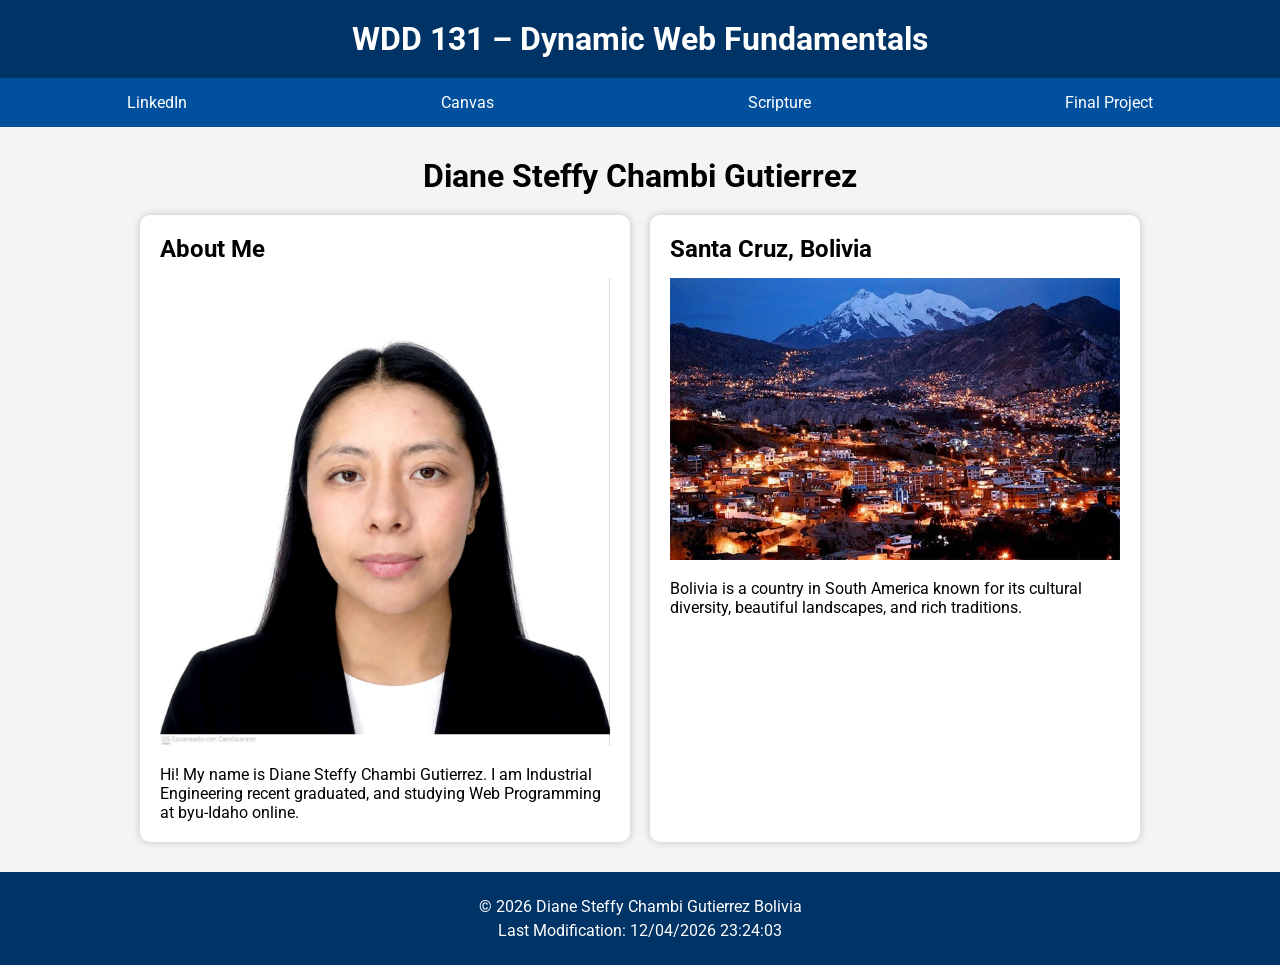
<file: index.html>
<!DOCTYPE html>
<html lang="en">
<head>
    <meta charset="UTF-8">
    <meta name="viewport" content="width=device-width, initial-scale=1.0">

    <title>WDD131 - Dynamic Web fundamentals - Diane Steffy Chambi Gutierrez</title>

    <meta name="description" content="WDD 131 – Dynamic Web Fundamentals. Diane Steffy Chambi Gutierrez. personal webpage.">

    <meta name="author" content="Diane Steffy Chambi Gutierrez">

    <link rel="preconnect" href="https://fonts.googleapis.com">
    
    <link rel="preconnect" href="https://fonts.gstatic.com" crossorigin>

    <link href="https://fonts.googleapis.com/css2?family=Roboto:wght@400;700&display=swap" rel="stylesheet">

    <link rel="stylesheet" href="styles/base.css">

    <script src="scripts/getdates.js" defer></script>
</head>
<body>
    <header>

        <span id="course-title">
            WDD 131 – Dynamic Web Fundamentals
        </span>

        <nav>

            <a href="https://www.linkedin.com/in/steffy-chambi-b646aa1b9/" target="_blank">
                LinkedIn
            </a>

            <a href="https://byupw.instructure.com/" target="_blank">
                Canvas
            </a>

            <a href="https://www.churchofjesuschrist.org/study/scriptures/dc-testament/dc/6?lang=spa&id=p36#p36" target="_blank">
                Scripture
            </a>

            <a href="#">
                Final Project
            </a>

        </nav>

    </header>

    <main>

        <h1>Diane Steffy Chambi Gutierrez</h1>

        <section class="card">

            <h2>About Me</h2>

            <img src="images/profile.jpg" alt="My profile photo">

            <p>
            Hi! My name is Diane Steffy Chambi Gutierrez.
            I am Industrial Engineering recent graduated, and studying Web Programming at byu-Idaho online.
            </p>

        </section>

        <section class="card">

            <h2>Santa Cruz, Bolivia</h2>

            <img src="images/bolivia.jpg" alt="Bolivia">

            <p>
            Bolivia is a country in South America known for its cultural diversity,
            beautiful landscapes, and rich traditions.
            </p>

        </section>

    </main>

    <footer>

        <p>
            ©
            <span id="currentyear"></span>
            Diane Steffy Chambi Gutierrez
            Bolivia
        </p>

        <p id="lastModified"></p>

    </footer>
</body>
</html>
</file>
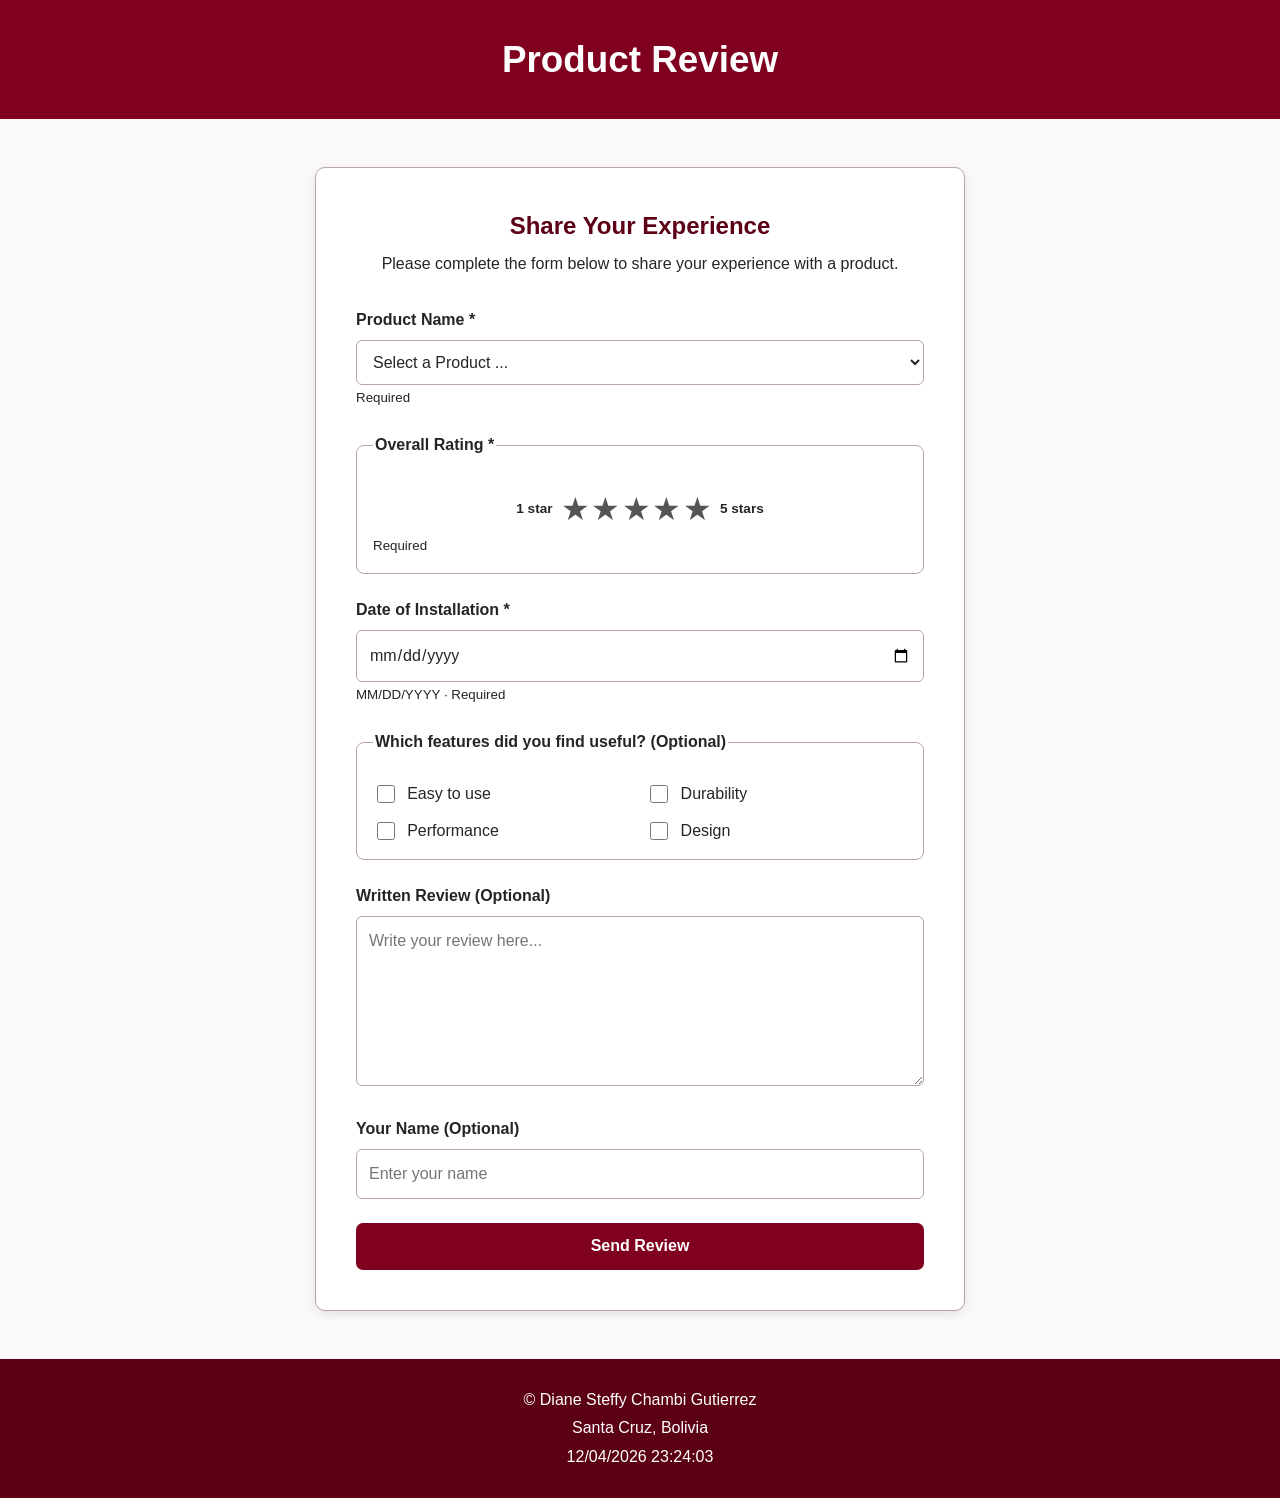
<file: form.html>
<!DOCTYPE html>
<html lang="en">
<head>
    <meta charset="UTF-8">
    <meta name="viewport" content="width=device-width, initial-scale=1.0">

    <meta name="description" content="Product review form for WDD 131 week 05 Assignment">
    <meta name="author" content="Diane Steffy Chambi Gutierrez">

    <title>Product Review Form | WDD 131</title>

    <link rel="stylesheet" href="styles/form.css">
    <script src="scripts/form.js" defer></script>
</head>

<body>

    <header>
        <h1>Product Review</h1>
    </header>

    <main>
        <form action="review.html" method="get">

            <h2>Share Your Experience</h2>

            <p class="intro">
                Please complete the form below to share your experience with a product.
            </p>

            <!-- Product Name -->
            <div class="form-group">
                <label for="product">
                    Product Name <span class="required">*</span>
                </label>

                <select id="product" name="product" required>
                    <option value="" disabled selected>
                        Select a Product ...
                    </option>
                </select>
                <small>Required</small>
            </div>

            <!-- Overall Rating -->
            <fieldset class="rating">
                <legend>
                    Overall Rating <span class="required">*</span>
                </legend>

                <div class="rating-container">
                    <span class="rating-label">1 star</span>

                    <div class="star-rating">
                        <label for="rating1">
                            <input type="radio" id="rating1" name="rating" value="1" required>
                            <span>★</span>
                        </label>

                        <label for="rating2">
                            <input type="radio" id="rating2" name="rating" value="2" required>
                            <span>★</span>
                        </label>

                        <label for="rating3">
                            <input type="radio" id="rating3" name="rating" value="3" required>
                            <span>★</span>
                        </label>

                        <label for="rating4">
                            <input type="radio" id="rating4" name="rating" value="4" required>
                            <span>★</span>
                        </label>

                        <label for="rating5">
                            <input type="radio" id="rating5" name="rating" value="5" required>
                            <span>★</span>
                        </label>
                    </div>

                    <span class="rating-label">5 stars</span>
                </div>

                <small>Required</small>
            </fieldset>

            <!-- Date of Installation -->
            <div class="form-group">
                <label for="installation">
                    Date of Installation <span class="required">*</span>
                </label>

                <input
                    type="date"
                    id="installation"
                    name="installation"
                    required
                >

                <small>MM/DD/YYYY · Required</small>
            </div>

            <!-- Useful Features -->
            <fieldset>
                <legend>Which features did you find useful? <span class="optional">(Optional)</span></legend>

                <div class="checkbox-group">

                    <label for="feature1">
                        <input
                            type="checkbox"
                            id="feature1"
                            name="features"
                            value="Easy to use"
                        >
                        Easy to use
                    </label>

                    <label for="feature2">
                        <input
                            type="checkbox"
                            id="feature2"
                            name="features"
                            value="Durability"
                        >
                        Durability
                    </label>

                    <label for="feature3">
                        <input
                            type="checkbox"
                            id="feature3"
                            name="features"
                            value="Performance"
                        >
                        Performance
                    </label>

                    <label for="feature4">
                        <input
                            type="checkbox"
                            id="feature4"
                            name="features"
                            value="Design"
                        >
                        Design
                    </label>

                </div>
            </fieldset>

            <!-- Written Review -->
            <div class="form-group">
                <label for="review">
                    Written Review <span class="optional">(Optional)</span>
                </label>

                <textarea
                    id="review"
                    name="review"
                    rows="6"
                    placeholder="Write your review here..."
                ></textarea>
            </div>

            <!-- User Name -->
            <div class="form-group">
                <label for="username">
                    Your Name <span class="optional">(Optional)</span>
                </label>

                <input
                    type="text"
                    id="username"
                    name="username"
                    autocomplete="name"
                    placeholder="Enter your name"
                >
            </div>

            <!-- Submit -->
            <input
                type="submit"
                value="Send Review"
                class="submit-button"
            >

        </form>
    </main>

    <footer>
        <p>
            &copy; <span id="currentyear"></span>
            Diane Steffy Chambi Gutierrez
        </p>

        <p>
            Santa Cruz, Bolivia
        </p>

        <p id="lastModified"></p>
    </footer>

</body>
</html>
</file>
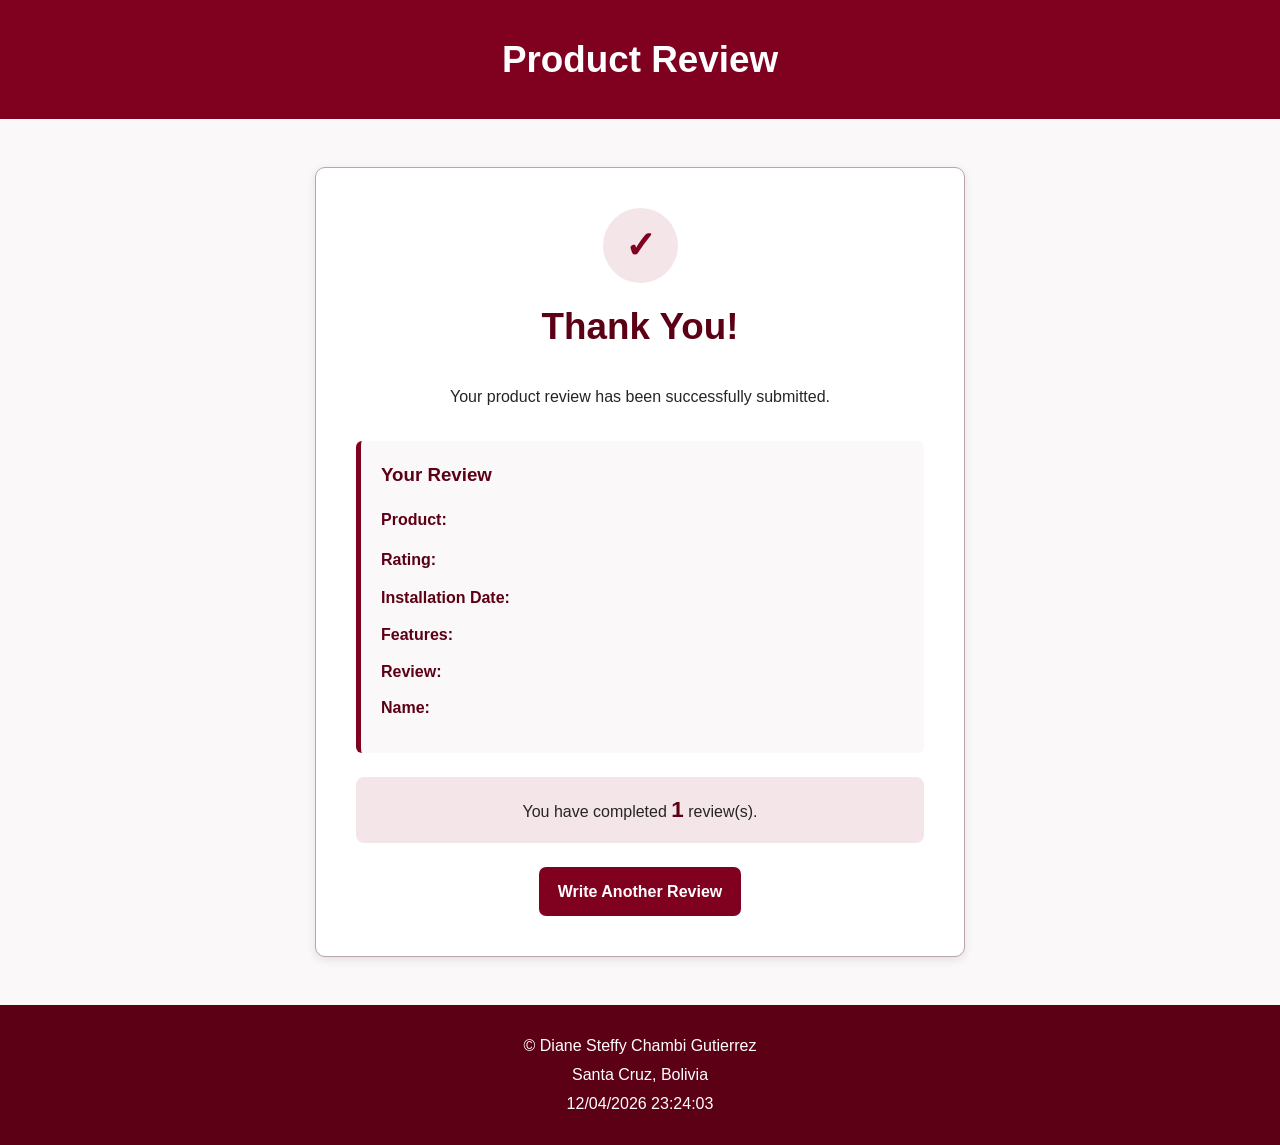
<file: review.html>
<!DOCTYPE html>
<html lang="en">
<head>
    <meta charset="UTF-8">
    <meta name="viewport" content="width=device-width, initial-scale=1.0">

    <meta name="description" content="Product review confirmation page">
    <meta name="author" content="Diane Steffy Chambi Gutierrez">

    <title>Review Submitted | WDD 131</title>

    <link rel="stylesheet" href="styles/review.css">
    <script src="scripts/form.js" defer></script>
</head>

<body>

    <header>
        <h1>Product Review</h1>
    </header>

    <main class="confirmation">

        <section class="confirmation-card">

            <div class="success-icon" aria-hidden="true">
                ✓
            </div>

            <h2>Thank You!</h2>

            <p>
                Your product review has been successfully submitted.
            </p>

            <div class="review-summary">
                <h3>Your Review</h3>

                <p>
                    <strong>Product:</strong>
                    <span id="reviewProduct"></span>
                </p>

                <p>
                    <strong>Rating:</strong>
                    <span id="reviewRating"></span>
                </p>

                <p>
                    <strong>Installation Date:</strong>
                    <span id="reviewDate"></span>
                </p>

                <p>
                    <strong>Features:</strong>
                    <span id="reviewFeatures"></span>
                </p>

                <p>
                    <strong>Review:</strong>
                    <span id="reviewText"></span>
                </p>

                <p>
                    <strong>Name:</strong>
                    <span id="reviewName"></span>
                </p>
            </div>

            <div class="counter">
                <p>
                    You have completed
                    <strong id="reviewCount">0</strong>
                    review(s).
                </p>
            </div>

            <a href="form.html" class="back-button">
                Write Another Review
            </a>

        </section>

    </main>

    <footer>
        <p>
            &copy; <span id="currentyear"></span>
            Diane Steffy Chambi Gutierrez
        </p>

        <p>
            Santa Cruz, Bolivia
        </p>

        <p id="lastModified"></p>
    </footer>

</body>
</html>
</file>
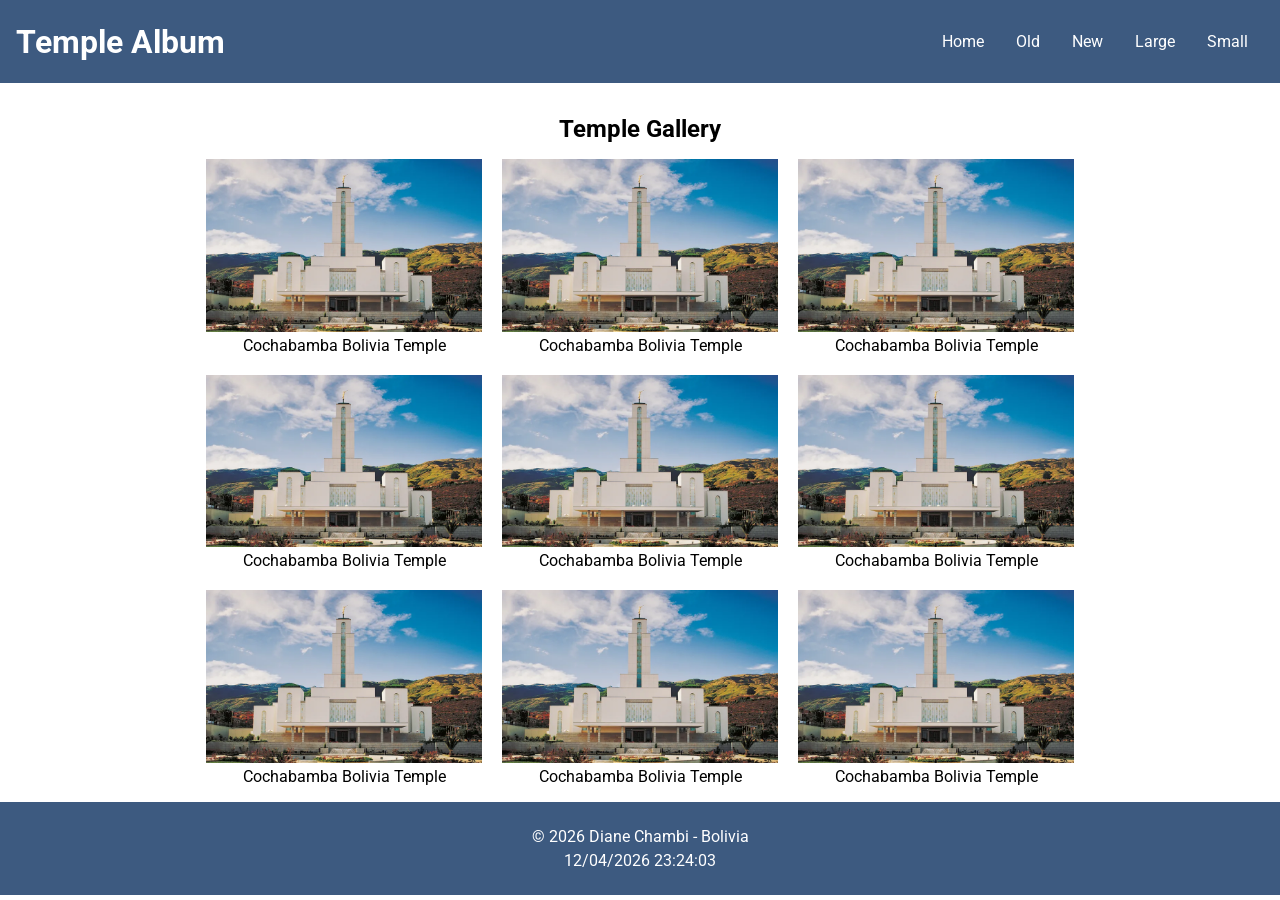
<file: temples.html>
<!DOCTYPE html>
<html lang="en">
<head>
    <meta charset="UTF-8">
    <meta name="viewport" content="width=device-width, initial-scale=1.0">
    <meta name="author" content="Diane Chambi">
    <meta name="description" content="A responsive temple album with pictures of different temples of the world">

    <title>Temple Album</title>
    <link rel="preconnect" href="https://fonts.googleapis.com">

    <link rel="preconnect" href="https://fonts.gstatic.com" crossorigin>
    <link href="https://fonts.googleapis.com/css2?family=Roboto:wght@400;700&display=swap" rel="stylesheet">

    <link rel="stylesheet" href="styles/temples.css">
    <link rel="stylesheet" href="styles/temples-large.css">

    <script src="scripts/temples.js" defer></script>
</head>

<body>
    <header>

    <h1>Temple Album</h1>

    <button id="menu" aria-label="Open navigation menu"></button>

    <nav>

        <a href="#">Home</a>
        <a href="#">Old</a>
        <a href="#">New</a>
        <a href="#">Large</a>
        <a href="#">Small</a>

    </nav>

    </header>
    <main>

        <h2>Temple Gallery</h2>

        <div class="gallery">

            <!-- TEMPLE 1 -->
            <figure>

            <img src="images/temple1.webp"
            alt="Cochabamba Bolivia Temple">

            <figcaption>Cochabamba Bolivia Temple</figcaption>

            </figure>

            <!-- TEMPLE 2 -->
            <figure>

            <img src="images/temple1.webp"
            alt="Cochabamba Bolivia Temple">

            <figcaption>Cochabamba Bolivia Temple</figcaption>

            </figure>

            <!-- TEMPLE 3 -->
            <figure>

            <img src="images/temple1.webp"
            alt="Cochabamba Bolivia Temple">

            <figcaption>Cochabamba Bolivia Temple</figcaption>

            </figure>

            <!-- TEMPLE 4 -->
            <figure>

            <img src="images/temple1.webp"
            alt="Cochabamba Bolivia Temple">

            <figcaption>Cochabamba Bolivia Temple</figcaption>

            </figure>

            <!-- TEMPLE 5 -->
            <figure>

            <img src="images/temple1.webp"
            alt="Cochabamba Bolivia Temple">

            <figcaption>Cochabamba Bolivia Temple</figcaption>

            </figure>

            <!-- TEMPLE 6 -->
            <figure>

            <img src="images/temple1.webp"
            alt="Cochabamba Bolivia Temple">

            <figcaption>Cochabamba Bolivia Temple</figcaption>

            </figure>

            <!-- TEMPLE 7 -->
            <figure>

            <img src="images/temple1.webp"
            alt="Cochabamba Bolivia Temple">

            <figcaption>Cochabamba Bolivia Temple</figcaption>

            </figure>

            <!-- TEMPLE 8 -->
            <figure>

            <img src="images/temple1.webp"
            alt="Cochabamba Bolivia Temple">

            <figcaption>Cochabamba Bolivia Temple</figcaption>

            </figure>

            <!-- TEMPLE 9 -->
            <figure>

            <img src="images/temple1.webp"
            alt="Cochabamba Bolivia Temple">

            <figcaption>Cochabamba Bolivia Temple</figcaption>

            </figure>
        </div>

    </main>
    <footer>

        <p>
        ©
        <span id="year"></span>
        Diane Chambi -
        Bolivia
        </p>
        <p id="lastModified"></p>

    </footer>

</body>
</html>
</file>
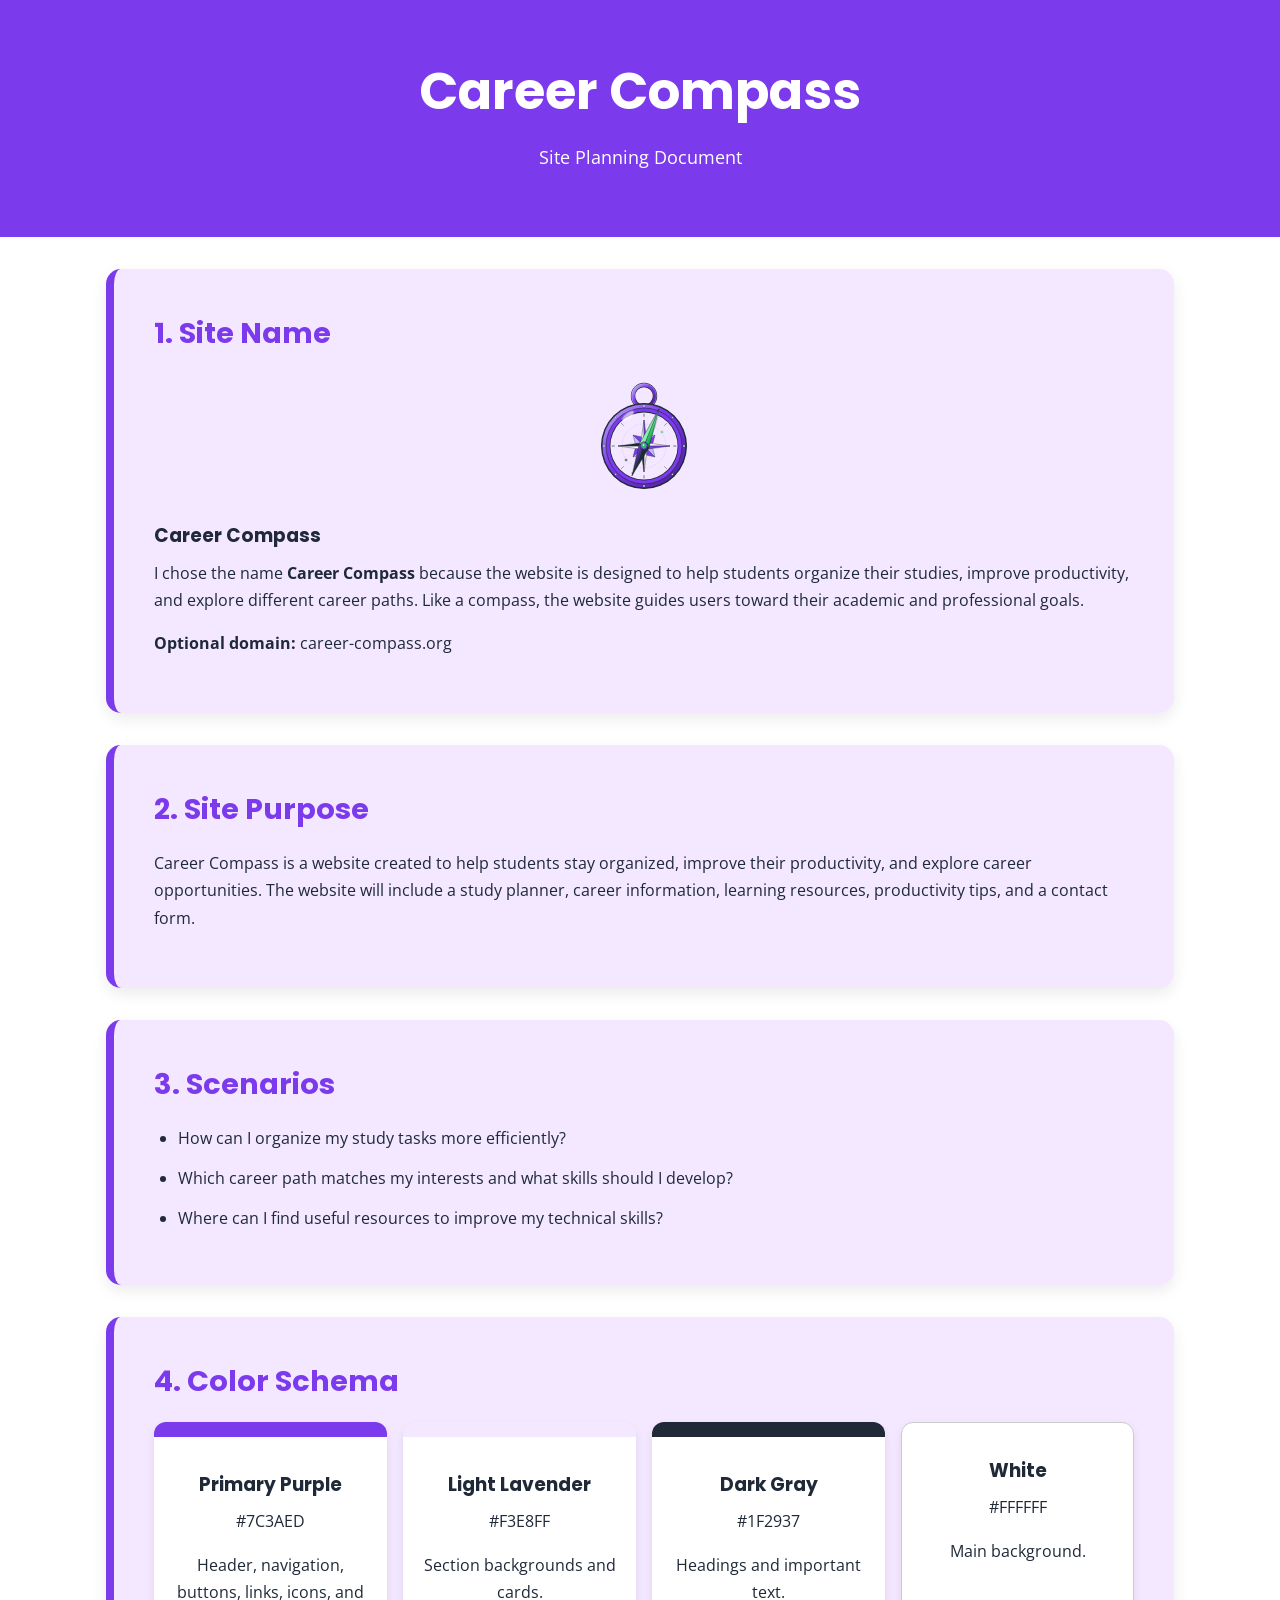
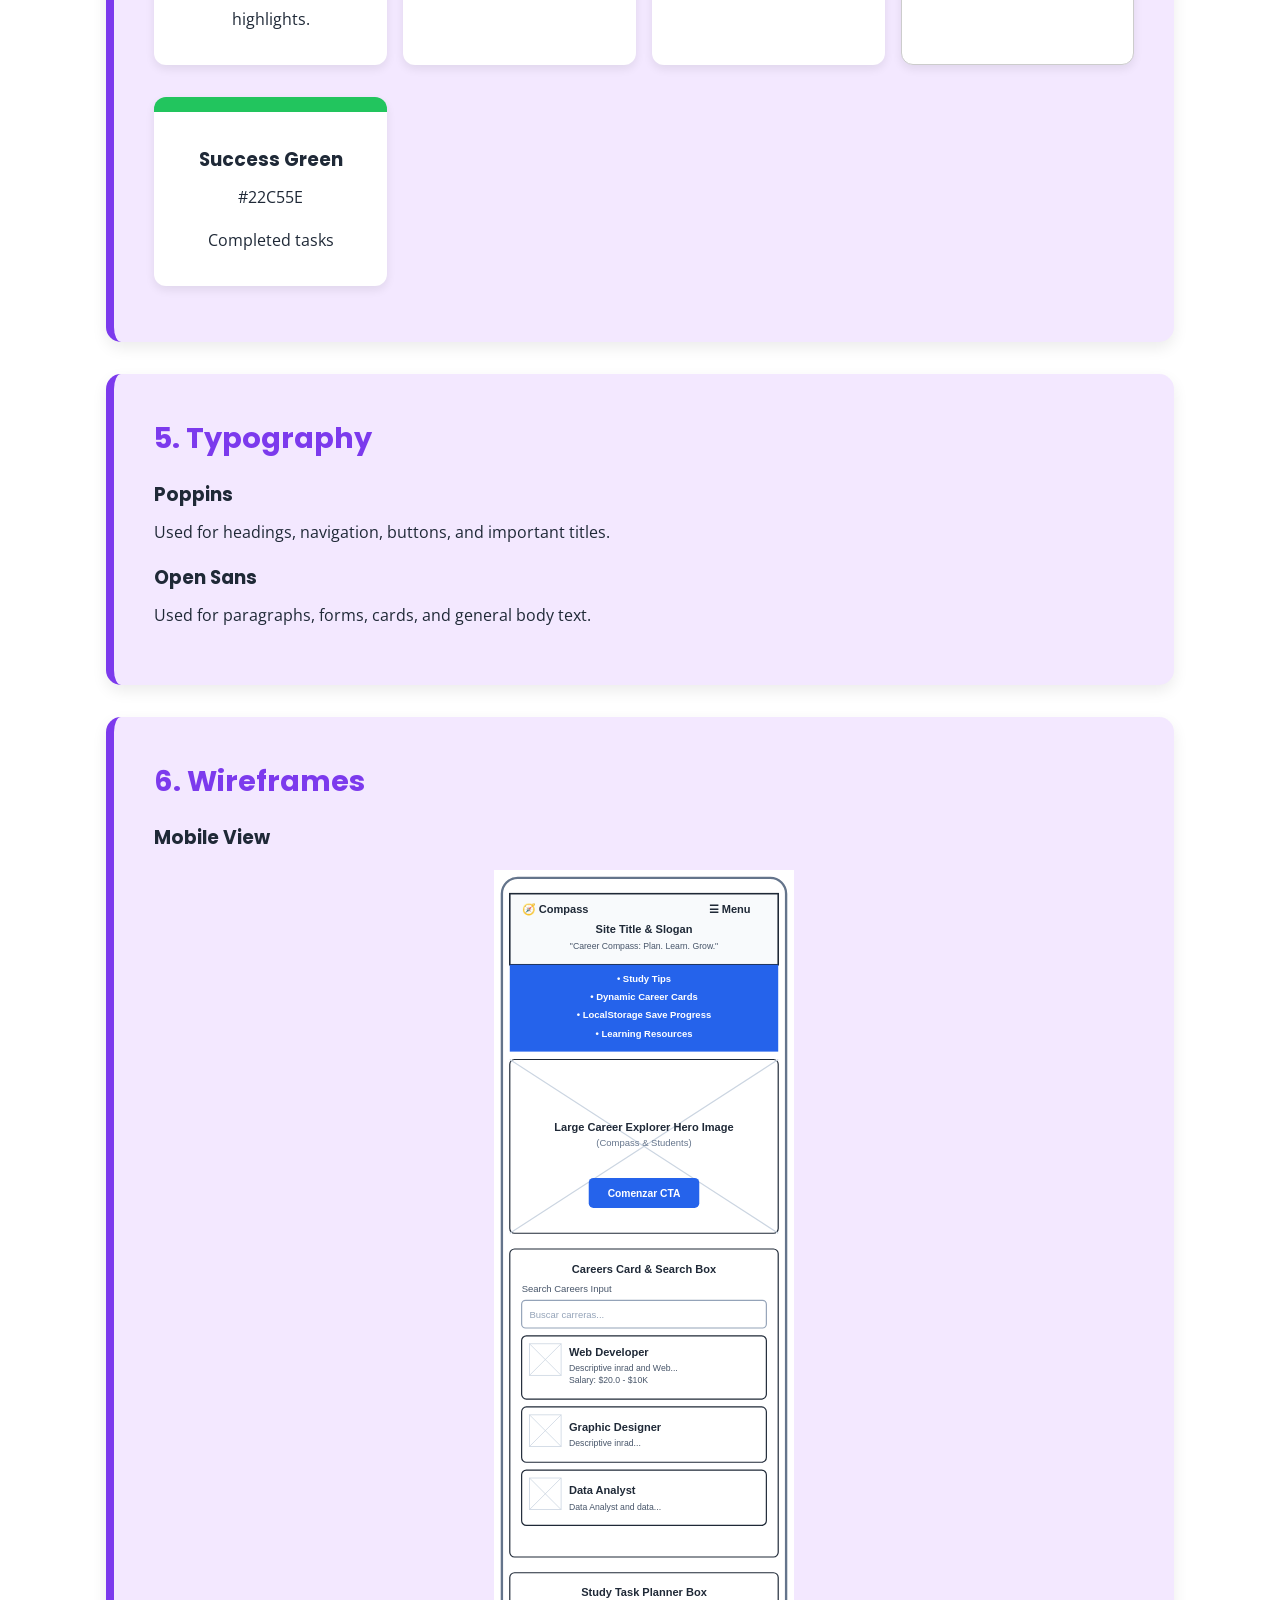
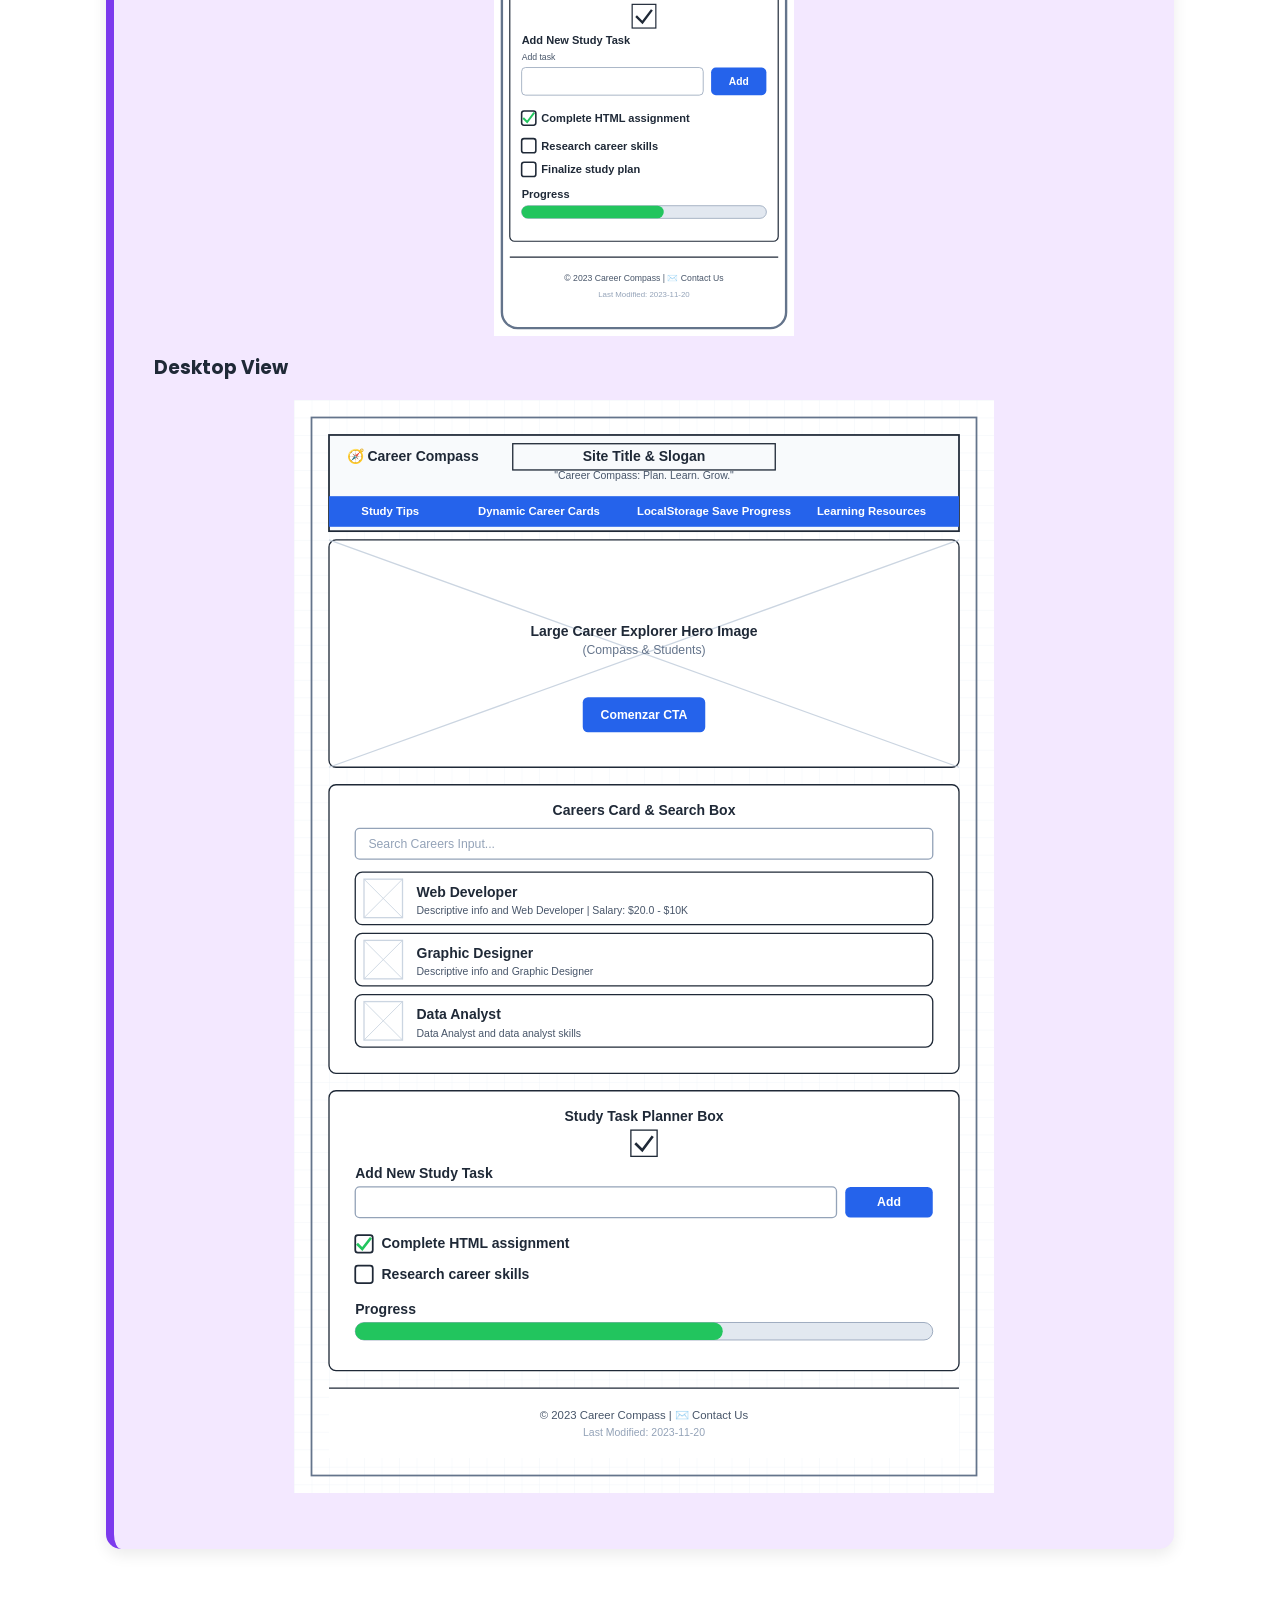
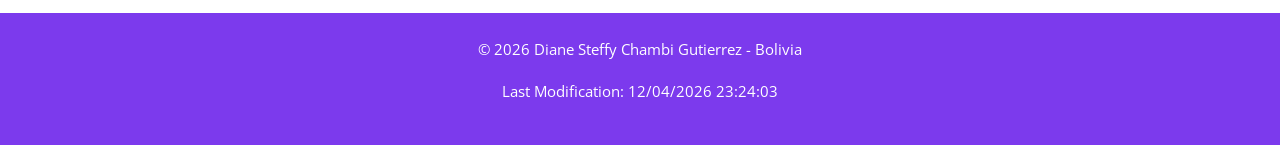
<file: project/siteplan.html>
<!DOCTYPE html>
<html lang="en">
<head>
    <meta charset="UTF-8">
    <meta name="viewport" content="width=device-width, initial-scale=1.0">
    <meta name="description" content="Website planning document for the Career Compass project.">
    <meta name="author" content="Diane Steffy Chambi Gutierrez">

    <title>Career Compass | Site Plan</title>

    <link rel="preconnect" href="https://fonts.googleapis.com">
    <link rel="preconnect" href="https://fonts.gstatic.com" crossorigin>

    <link href="https://fonts.googleapis.com/css2?family=Open+Sans:wght@400;600&family=Poppins:wght@400;600;700&display=swap" rel="stylesheet">

    <link rel="stylesheet" href="styles/siteplan.css">
    <link rel="stylesheet" href="styles/siteplan-large.css">
</head>

<body>

<header>
    <h1>Career Compass</h1>
    <p>Site Planning Document</p>
</header>

<main>

    <section>
        <h2>1. Site Name</h2>

        <img src="images/logo.svg" alt="Career Compass logo" width="120">

        <h3>Career Compass</h3>

        <p>
            I chose the name <strong>Career Compass</strong> because the website is designed
            to help students organize their studies, improve productivity, and explore
            different career paths. Like a compass, the website guides users toward their
            academic and professional goals.
        </p>

        <p><strong>Optional domain:</strong> career-compass.org</p>
    </section>


    <section>

        <h2>2. Site Purpose</h2>

        <p>
            Career Compass is a website created to help students stay organized,
            improve their productivity, and explore career opportunities.
            The website will include a study planner, career information,
            learning resources, productivity tips, and a contact form.
        </p>

    </section>


    <section>

        <h2>3. Scenarios</h2>

        <ul>
            <li>How can I organize my study tasks more efficiently?</li>

            <li>Which career path matches my interests and what skills should I develop?</li>

            <li>Where can I find useful resources to improve my technical skills?</li>
        </ul>

    </section>


    <section>

        <h2>4. Color Schema</h2>

        <div class="colors">

            <article>
                <h3>Primary Purple</h3>
                <p>#7C3AED</p>
                <p>Header, navigation, buttons, links, icons, and highlights.</p>
            </article>

            <article>
                <h3>Light Lavender</h3>
                <p>#F3E8FF</p>
                <p>Section backgrounds and cards.</p>
            </article>

            <article>
                <h3>Dark Gray</h3>
                <p>#1F2937</p>
                <p>Headings and important text.</p>
            </article>

            <article>
                <h3>White</h3>
                <p>#FFFFFF</p>
                <p>Main background.</p>
            </article>

            <article>
                <h3>Success Green</h3>
                <p>#22C55E</p>
                <p>Completed tasks</p>
            </article>

        </div>

    </section>


    <section>

        <h2>5. Typography</h2>

        <article>

            <h3>Poppins</h3>

            <p>
                Used for headings, navigation, buttons, and important titles.
            </p>

        </article>

        <article>

            <h3>Open Sans</h3>

            <p>
                Used for paragraphs, forms, cards, and general body text.
            </p>

        </article>

    </section>


    <section>

        <h2>6. Wireframes</h2>

        <h3>Mobile View</h3>

        <img src="images/wireframe-mobile.svg"
             alt="Mobile wireframe of the Career Compass home page">

        <h3>Desktop View</h3>

        <img class="desktop-img"
             src="images/wireframe-desktop.svg"
             alt="Desktop wireframe of the Career Compass home page">

    </section>

</main>


<footer>
    <p>
        &copy; <span id="currentyear"></span> Diane Steffy Chambi Gutierrez - Bolivia
    </p>

    <p id="lastModified"></p>
</footer>

<script src="scripts/siteplan.js" defer></script>
</body>
</html>
</file>
<file: styles/base.css>
*{
    margin:0;
    padding:0;
    box-sizing:border-box;
}

body{
    font-family:'Roboto',sans-serif;
    background:#f4f4f4;
}

header{
    background:#003366;
    color:white;
}

#course-title{
    display:block;
    text-align:center;
    padding:20px;
    font-size:2rem;
    font-weight:bold;
}

nav{
    display:flex;
    justify-content:space-around;
    background:#00509d;
}

nav a{
    color:white;
    text-decoration:none;
    padding:15px;
}

nav a:hover{
    background:white;
    color:#003366;
}

main{
    max-width:1000px;
    margin:30px auto;
    display:grid;
    grid-template-columns:1fr 1fr;
    gap:20px;
}

main h1{
    grid-column:1/3;
    text-align:center;
}

.card{
    background:white;
    border-radius:10px;
    padding:20px;
    box-shadow:0 0 8px rgba(0,0,0,.2);
}

.card img{
    width:100%;
    margin:15px 0;
}

footer{
    background:#003366;
    color:white;
    text-align:center;
    padding:20px;
}

footer p{
    margin:5px;
}
</file>
<file: styles/form.css>
/* General */

* {
    box-sizing: border-box;
}

:root {
    --burgundy: #800020;
    --burgundy-dark: #5c0015;
    --burgundy-light: #f4e5e9;
    --burgundy-soft: #ead0d6;
    --background: #faf8f8;
    --white: #ffffff;
    --text: #252525;
    --border: #b9a4aa;
}

body {
    margin: 0;
    font-family: Arial, Helvetica, sans-serif;
    background-color: var(--background);
    color: var(--text);
    line-height: 1.5;
}

/* Header */

header {
    background-color: var(--burgundy);
    color: var(--white);
    text-align: center;
    padding: 1.5rem 1rem;
}

header h1 {
    margin: 0;
    font-size: 1.8rem;
}

/* Main */

main {
    width: 92%;
    max-width: 650px;
    margin: 2rem auto;
}

/* Form */

form {
    background-color: var(--white);
    padding: 1.5rem;
    border: 1px solid var(--border);
    border-radius: 10px;
    box-shadow: 0 3px 10px rgba(0, 0, 0, 0.1);
}

form h2 {
    margin-top: 0;
    margin-bottom: 0.5rem;
    color: var(--burgundy-dark);
    text-align: center;
}

.intro {
    margin-top: 0;
    margin-bottom: 2rem;
    text-align: center;
}

/* Form groups */

.form-group {
    margin-bottom: 1.5rem;
}

.form-group > label {
    display: block;
    margin-bottom: 0.5rem;
    font-weight: bold;
}

/* Inputs */

select,
input[type="date"],
input[type="text"],
textarea {
    width: 100%;
    padding: 0.75rem;
    border: 1px solid var(--border);
    border-radius: 6px;
    background-color: var(--white);
    color: var(--text);
    font: inherit;
}

select:focus,
input[type="date"]:focus,
input[type="text"]:focus,
textarea:focus {
    outline: 3px solid var(--burgundy-soft);
    border-color: var(--burgundy);
}

textarea {
    min-height: 130px;
    resize: vertical;
}

/* Fieldsets */

fieldset {
    margin: 0 0 1.5rem;
    padding: 1rem;
    border: 1px solid var(--border);
    border-radius: 8px;
}

.form-group > label,
legend {
    color: var(--text);
    font-weight: bold;
}

/* Star rating */

.rating-container {
    display: flex;
    align-items: center;
    justify-content: center;
    gap: 0.5rem;
    margin-top: 0.75rem;
}

.rating-label {
    color: var(--text);
    font-size: 0.85rem;
    font-weight: bold;
    white-space: nowrap;
}

.star-rating {
    display: flex;
    gap: 0.1rem;
}

.star-rating label {
    cursor: pointer;
}

.star-rating input {
    position: absolute;
    opacity: 0;
}

.star-rating span {
    color: #555;
    font-size: 2rem;
}

.star-rating label:hover span,
.star-rating label:hover ~ label span,
.star-rating input:checked ~ span {
    color: var(--burgundy);
}

.star-rating input:focus-visible + span {
    outline: 3px solid var(--burgundy-soft);
    border-radius: 4px;
}

/* Checkboxes */

.checkbox-group {
    display: grid;
    gap: 0.8rem;
    margin-top: 0.75rem;
}

.checkbox-group label {
    display: flex;
    align-items: center;
    gap: 0.6rem;
    font-weight: normal;
    cursor: pointer;
}

input[type="checkbox"] {
    width: 1.1rem;
    height: 1.1rem;
    accent-color: var(--burgundy);
}

/* Submit button */

.submit-button {
    width: 100%;
    padding: 0.9rem;
    border: none;
    border-radius: 7px;
    background-color: var(--burgundy);
    color: var(--white);
    font-size: 1rem;
    font-weight: bold;
    cursor: pointer;
}

.submit-button:hover {
    background-color: var(--burgundy-dark);
}

.submit-button:focus-visible {
    outline: 3px solid var(--burgundy-soft);
    outline-offset: 2px;
}

/* Screen reader text */

.sr-only {
    position: absolute;
    width: 1px;
    height: 1px;
    padding: 0;
    margin: -1px;
    overflow: hidden;
    clip: rect(0, 0, 0, 0);
    white-space: nowrap;
    border: 0;
}

/* Footer */

footer {
    margin-top: 3rem;
    padding: 1.5rem 1rem;
    background-color: var(--burgundy-dark);
    color: var(--white);
    text-align: center;
}

footer p {
    margin: 0.3rem 0;
}

/* Desktop */

@media screen and (min-width: 700px) {

    header {
        padding: 2rem;
    }

    header h1 {
        font-size: 2.3rem;
    }

    main {
        margin-top: 3rem;
        margin-bottom: 3rem;
    }

    form {
        padding: 2.5rem;
    }

    .checkbox-group {
        grid-template-columns: 1fr 1fr;
    }

    .star-option label {
        font-size: 2.7rem;
    }
}
</file>
<file: styles/review.css>
/* General */

* {
    box-sizing: border-box;
}

:root {
    --burgundy: #800020;
    --burgundy-dark: #5c0015;
    --burgundy-light: #f4e5e9;
    --burgundy-soft: #ead0d6;
    --background: #faf8f8;
    --white: #ffffff;
    --text: #252525;
    --border: #b9a4aa;
}

body {
    margin: 0;
    font-family: Arial, Helvetica, sans-serif;
    background-color: var(--background);
    color: var(--text);
    line-height: 1.5;
}

/* Header */

header {
    background-color: var(--burgundy);
    color: var(--white);
    padding: 1.5rem 1rem;
    text-align: center;
}

header h1 {
    margin: 0;
    font-size: 1.8rem;
}

/* Main */

main {
    width: 92%;
    max-width: 650px;
    margin: 2rem auto;
}

/* Confirmation card */

.confirmation-card {
    padding: 1.5rem;
    background-color: var(--white);
    border: 1px solid var(--border);
    border-radius: 10px;
    box-shadow: 0 3px 10px rgba(0, 0, 0, 0.1);
    text-align: center;
}

.confirmation-card h2 {
    margin-top: 0;
    color: var(--burgundy-dark);
    font-size: 2rem;
}

/* Success icon */

.success-icon {
    display: flex;
    justify-content: center;
    align-items: center;
    width: 65px;
    height: 65px;
    margin: 0 auto 1rem;
    border-radius: 50%;
    background-color: var(--burgundy-light);
    color: var(--burgundy);
    font-size: 2rem;
    font-weight: bold;
}

/* Review summary */

.review-summary {
    margin-top: 2rem;
    padding: 1.25rem;
    background-color: var(--background);
    border-left: 5px solid var(--burgundy);
    border-radius: 6px;
    text-align: left;
}

.review-summary h3 {
    margin-top: 0;
    color: var(--burgundy-dark);
}

.review-summary p {
    margin: 0.8rem 0;
    overflow-wrap: anywhere;
}

.review-summary strong {
    color: var(--burgundy-dark);
}

/* Rating */

#reviewRating {
    color: var(--burgundy);
    font-size: 1.2rem;
    letter-spacing: 0.1rem;
}

/* Review counter */

.counter {
    margin: 1.5rem 0;
    padding: 1rem;
    background-color: var(--burgundy-light);
    border-radius: 8px;
}

.counter p {
    margin: 0;
}

#reviewCount {
    color: var(--burgundy-dark);
    font-size: 1.4rem;
}

/* Back button */

.back-button {
    display: inline-block;
    padding: 0.8rem 1.2rem;
    border-radius: 7px;
    background-color: var(--burgundy);
    color: var(--white);
    text-decoration: none;
    font-weight: bold;
}

.back-button:hover {
    background-color: var(--burgundy-dark);
}

.back-button:focus-visible {
    outline: 3px solid var(--burgundy-soft);
    outline-offset: 2px;
}

/* Footer */

footer {
    margin-top: 3rem;
    padding: 1.5rem 1rem;
    background-color: var(--burgundy-dark);
    color: var(--white);
    text-align: center;
}

footer p {
    margin: 0.3rem 0;
}

/* Desktop */

@media screen and (min-width: 700px) {

    header {
        padding: 2rem;
    }

    header h1 {
        font-size: 2.3rem;
    }

    main {
        margin-top: 3rem;
        margin-bottom: 3rem;
    }

    .confirmation-card {
        padding: 2.5rem;
    }

    .success-icon {
        width: 75px;
        height: 75px;
        font-size: 2.3rem;
    }

    .confirmation-card h2 {
        font-size: 2.3rem;
    }
}
</file>
<file: styles/temples.css>
*{
    margin:0;
    padding:0;
    box-sizing:border-box;
}

body{
    font-family: "Roboto", sans-serif;
    text-align: center
}

header{
    background:#3d5a80;
    color:white;
    padding:1rem;
    display:grid;
    grid-template-columns:1fr auto;
    align-items:center;
}

#menu{
    font-size:2rem;
    background:none;
    border:none;
    color:white;
    cursor:pointer;
    width:50px;
    height:50px;
}

#menu::before{
    content:"☰";
}

#menu.open::before{
    content:"✖";
}

nav{
    display:none;
    flex-direction:column;
}

nav.open{
    display:flex;
}

nav a{
    text-decoration:none;
    color:white;
    padding:1rem;
    text-align:center;
}

nav a:hover{
    background:white;
    color:#3d5a80;
}

main{
    max-width:900px;
    margin:0 auto;
    padding:1rem;
}

h1{
    font-size:2rem;
    text-align:left;
}

h2{
    text-align:center;
    margin:1rem 0;
}

.gallery{
    display:grid;
    grid-template-columns:1fr;
    gap:20px;
}

img{
    width:100%;
    height:auto;
}

footer{
    background:#3d5a80;
    color:white;
    text-align:center;
    padding:20px;
}

footer p{
    margin:5px;
}
</file>
<file: styles/temples-large.css>
@media screen and (min-width:768px){
    #menu{
    display:none;
    }

    nav{
        display:flex;
        flex-direction:row;
        justify-content:center;
    }

    .gallery{
        grid-template-columns:repeat(3,1fr);
    }
}
</file>
<file: project/styles/siteplan.css>
/* Color Palette */
:root {
    --primary: #7C3AED;
    --lavender: #F3E8FF;
    --dark: #1F2937;
    --white: #FFFFFF;
    --success: #22C55E;
    --border: #D8B4FE;
}

/* Reset */

* {
    margin: 0;
    padding: 0;
    box-sizing: border-box;
}

/* Body */

body {
    font-family: "Open Sans", sans-serif;
    background-color: var(--white);
    color: var(--dark);
    line-height: 1.7;
}

/* Header */

header {
    background: var(--primary);
    color: var(--white);
    text-align: center;
    padding: 3rem 1rem;
}

header h1 {
    font-family: "Poppins", sans-serif;
    font-size: 2.7rem;
    margin-bottom: .5rem;
}

header p {
    font-size: 1.1rem;
}

/* Main */

main {
    max-width: 1100px;
    margin: auto;
    padding: 2rem 1rem;
}

/* Sections */

section {
    background: var(--lavender);
    margin-bottom: 2rem;
    padding: 2rem;
    border-radius: 15px;
    border-left: 8px solid var(--primary);
    box-shadow: 0 6px 15px rgba(0,0,0,.08);
}

section h2 {
    font-family: "Poppins", sans-serif;
    color: var(--primary);
    margin-bottom: 1rem;
    font-size: 1.8rem;
}

section h3 {
    font-family: "Poppins", sans-serif;
    margin-top: 1rem;
    margin-bottom: .5rem;
}

/* Logo and images */

section img {
    display: block;
    margin: 1rem auto;
    max-width: 300px;
}

section img.desktop-img {
    max-width: 700px; /* Ajusta este valor al tamaño que prefieras */
}

/* Paragraphs */

p {
    margin-bottom: 1rem;
}

/* Lists */

ul {
    margin-left: 1.5rem;
}

li {
    margin-bottom: .8rem;
}

/* ---------- Color Cards ---------- */

.colors {
    display: grid;
    grid-template-columns: repeat(auto-fit, minmax(220px,1fr));
    gap: 1rem;
    margin-top: 1rem;
}

.colors article {
    background: var(--white);
    border-radius: 12px;
    padding: 1rem;
    text-align: center;
    box-shadow: 0 4px 10px rgba(0,0,0,.08);
}

/* Color Samples */

.colors article:nth-child(1) {
    border-top: 15px solid #7C3AED;
}

.colors article:nth-child(2) {
    border-top: 15px solid #F3E8FF;
}

.colors article:nth-child(3) {
    border-top: 15px solid #1F2937;
}

.colors article:nth-child(4) {
    border-top: 15px solid #FFFFFF;
    border: 1px solid #ccc;
}

.colors article:nth-child(5) {
    border-top: 15px solid #22C55E;
}

/* Typography */

section article {
    margin-bottom: 1rem;
}

/* Footer */

footer {
    background: var(--primary);
    color: var(--white);
    text-align: center;
    padding: 1.5rem;
    font-size: .95rem;
}
</file>
<file: project/styles/siteplan-large.css>
/* ---------- Responsive ---------- */

@media (min-width: 768px) {

    header h1 {
        font-size: 3.2rem;
    }

    section {
        padding: 2.5rem;
    }

}
</file>
